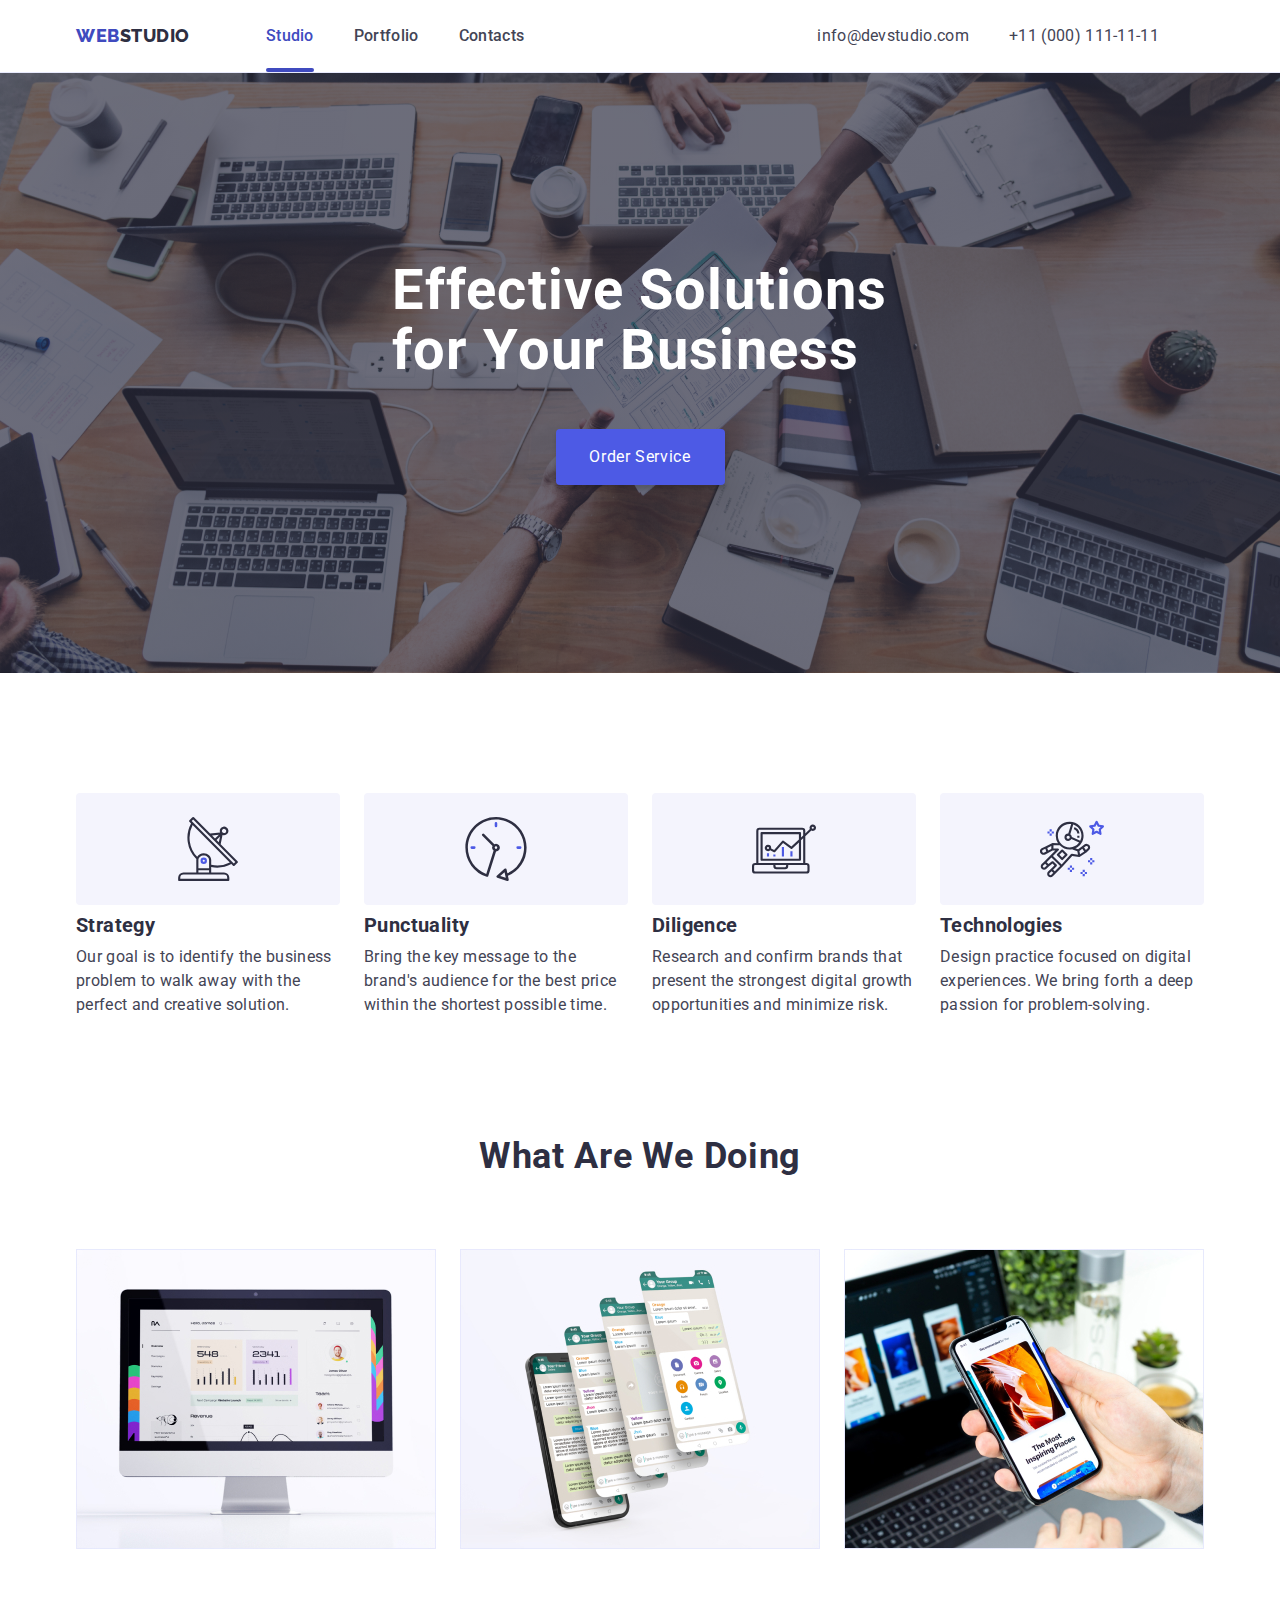
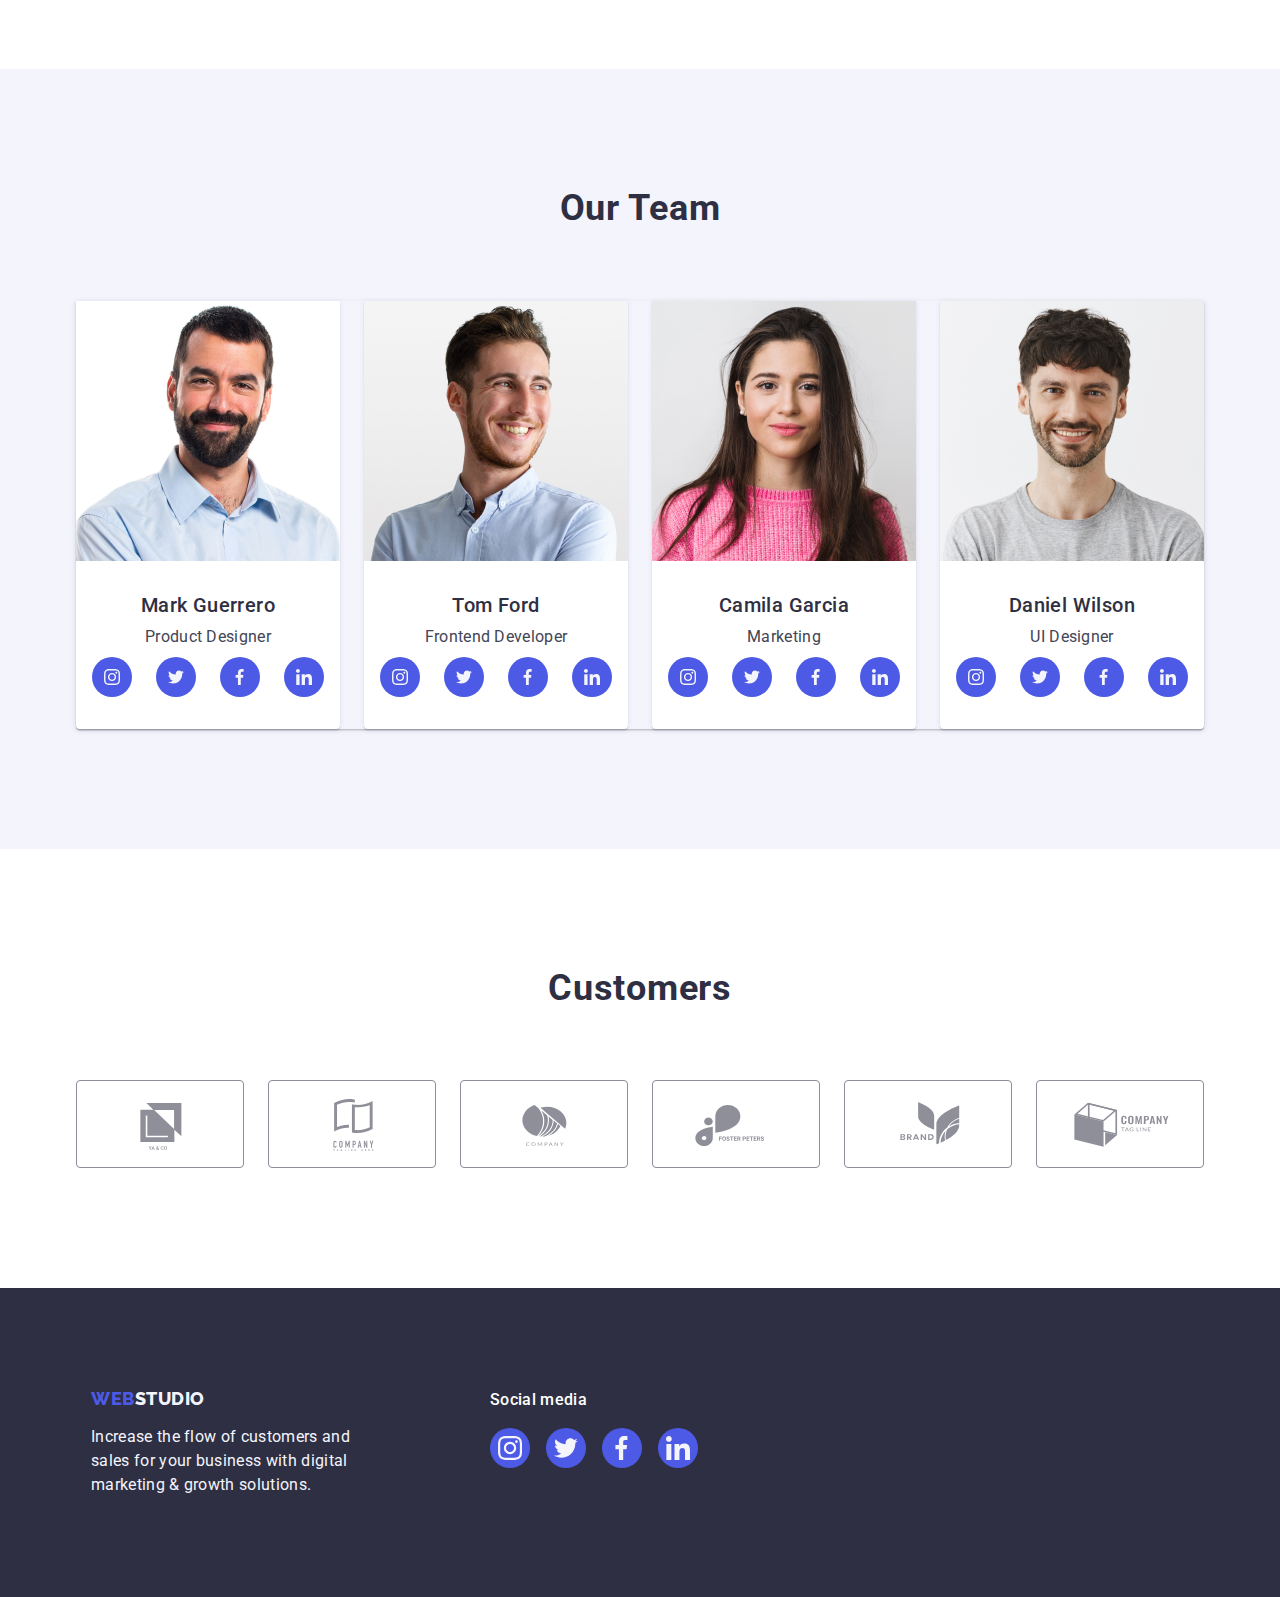
<file: index.html>
<!DOCTYPE html>
<html lang="en">
  <head>
    <meta charset="UTF-8" />
    <meta http-equiv="X-UA-Compatible" content="IE=edge" />
    <meta name="viewport" content="width=device-width, initial-scale=1.0" />
    <link rel="preconnect" href="https://fonts.googleapis.com" />
    <link rel="preconnect" href="https://fonts.gstatic.com" crossorigin />
    <link
      href="https://fonts.googleapis.com/css2?family=Raleway:wght@800&family=Roboto:wght@400;500;700&display=swap"
      rel="stylesheet"
    />
    <link
      href="https://cdn.jsdelivr.net/npm/modern-normalize@1.1.0/modern-normalize.min.css"
      rel="stylesheet"
    />
    <link rel="stylesheet" href="./css/style.css" />
    <title>Document</title>
  </head>
  <body>
    <!--Header section-->
    <header class="header">
      <div class="cont container">
        <nav class="header-nav">
          <a class="header-link link" href="./index.html">
            web
            <span class="logo-text">Studio</span></a
          >
          <ul class="header-list list">
            <li class="header-item item">
              <a href="./index.html" class="header-nav-link link active"
                >Studio</a
              >
            </li>
            <li class="header-item item">
              <a href="./portfolio.html" class="header-nav-link link"
                >Portfolio</a
              >
            </li>
            <li class="header-item item">
              <a href="" class="header-nav-link link">Contacts</a>
            </li>
          </ul>
        </nav>
        <address class="contact">
          <ul class="contact-list list">
            <li class="contact-mail">
              <a href="mailto:info@devstudio.com" class="address-link link">
                info@devstudio.com
              </a>
            </li>
            <li class="contact-tel">
              <a href="tel:+110001111111" class="address-link link"
                >+11 (000) 111-11-11</a
              >
            </li>
          </ul>
        </address>
      </div>
    </header>
    <main>
      <!-- hero section -->
      <section class="hero-section">
        <div class="hero-cont container">
          <h1 class="main-title">Effective Solutions for Your Business</h1>
          <button type="button" class="button btn" data-modal-open>
            <span class="button-text">Order Service</span>
          </button>
        </div>
      </section>
      <!-- main section -->
      <section class="desc-section">
        <div class="desc-container container">
          <h2 class="desc"><a href="#" hidden>Desc</a></h2>
          <ul class="desc-list list">
            <li class="desc-item">
              <div class="desc-icon-container">
                <svg class="desc-icon" width="64" height="64">
                  <use href="./images/icons.svg#antenna"></use>
                </svg>
              </div>
              <h3 class="desc-title">strategy</h3>
              <p class="desc-text">
                Our goal is to identify the business problem to walk away with
                the perfect and creative solution.
              </p>
            </li>
            <li class="desc-item">
              <div class="desc-icon-container">
                <svg class="desc-icon" width="64" height="64">
                  <use href="./images/icons.svg#clock"></use>
                </svg>
              </div>
              <h3 class="desc-title">punctuality</h3>
              <p class="desc-text">
                Bring the key message to the brand's audience for the best price
                within the shortest possible time.
              </p>
            </li>
            <li class="desc-item">
              <div class="desc-icon-container">
                <svg class="desc-icon" width="64" height="64">
                  <use href="./images/icons.svg#diagram"></use>
                </svg>
              </div>
              <h3 class="desc-title">Diligence</h3>
              <p class="desc-text">
                Research and confirm brands that present the strongest digital
                growth opportunities and minimize risk.
              </p>
            </li>
            <li class="desc-item">
              <div class="desc-icon-container">
                <svg class="desc-icon" width="64" height="64">
                  <use href="./images/icons.svg#astronaut"></use>
                </svg>
              </div>
              <h3 class="desc-title">Technologies</h3>
              <p class="desc-text">
                Design practice focused on digital experiences. We bring forth a
                deep passion for problem-solving.
              </p>
            </li>
          </ul>
        </div>
      </section>
      <!-- About as   -->
      <section class="about-section">
        <div class="about-cont container">
          <h2 class="about-title">what are we doing</h2>
          <ul class="about-list list">
            <li class="about-item">
              <img
                src="./images/aboutas/img1.jpg"
                alt="pc"
                width="360"
                height="300"
                class="about-img"
              />
            </li>
            <li class="about-item">
              <img
                src="./images/aboutas/img2.jpg"
                alt="app"
                width="360"
                height="300"
                class="about-img"
              />
            </li>
            <li class="about-item">
              <img
                src="./images/aboutas/img3.jpg"
                alt="phone"
                width="360"
                height="300"
                class="about-img"
              />
            </li>
          </ul>
        </div>
      </section>
      <!--Our team-->
      <section class="team-section">
        <div class="team-cont container">
          <h2 class="section-title title">Our Team</h2>
          <ul class="team-list list">
            <li class="team-item">
              <img
                src="./images/ourteam/img1.jpg"
                alt="photo Mark Guerrero"
                width="264"
                height="260"
                class="team-img"
              />
              <div class="card-content">
                <h3 class="subtitle">Mark Guerrero</h3>
                <p class="small-text">Product Designer</p>
                <ul class="team-icon-list list">
                  <li class="team-icon-item item">
                    <a href="" class="team-icon-link">
                      <svg class="team-icon-svg" width="16" height="16">
                        <use href="./images/icons.svg#instagram"></use>
                      </svg>
                    </a>
                  </li>
                  <li class="team-icon-item item">
                    <a href="" class="team-icon-link">
                      <svg class="team-icon-svg" width="16" height="16">
                        <use href="./images/icons.svg#twitter"></use>
                      </svg>
                    </a>
                  </li>
                  <li class="team-icon-item item">
                    <a href="" class="team-icon-link">
                      <svg class="team-icon-svg" width="16" height="16">
                        <use href="./images/icons.svg#facebook"></use>
                      </svg>
                    </a>
                  </li>
                  <li class="team-icon-item item">
                    <a href="" class="team-icon-link">
                      <svg class="team-icon-svg" width="16" height="16">
                        <use href="./images/icons.svg#linkedin"></use>
                      </svg>
                    </a>
                  </li>
                </ul>
              </div>
            </li>
            <li class="team-item">
              <img
                src="./images/ourteam/img2.jpg"
                alt="photo Tom Ford"
                width="264"
                height="260"
                class="team-img"
              />
              <div class="card-content">
                <h3 class="subtitle">Tom Ford</h3>
                <p class="small-text">Frontend Developer</p>
                <ul class="team-icon-list list">
                  <li class="team-icon-item item">
                    <a href="" class="team-icon-link">
                      <svg class="team-icon-svg" width="16" height="16">
                        <use href="./images/icons.svg#instagram"></use>
                      </svg>
                    </a>
                  </li>
                  <li class="team-icon-item item">
                    <a href="" class="team-icon-link">
                      <svg class="team-icon-svg" width="16" height="16">
                        <use href="./images/icons.svg#twitter"></use>
                      </svg>
                    </a>
                  </li>
                  <li class="team-icon-item item">
                    <a href="" class="team-icon-link">
                      <svg class="team-icon-svg" width="16" height="16">
                        <use href="./images/icons.svg#facebook"></use>
                      </svg>
                    </a>
                  </li>
                  <li class="team-icon-item item">
                    <a href="" class="team-icon-link">
                      <svg class="team-icon-svg" width="16" height="16">
                        <use href="./images/icons.svg#linkedin"></use>
                      </svg>
                    </a>
                  </li>
                </ul>
              </div>
            </li>
            <li class="team-item">
              <img
                src="./images/ourteam/img3.jpg"
                alt="photo Camila Garcia"
                width="264"
                height="260"
                class="team-img"
              />
              <div class="card-content">
                <h3 class="subtitle">Camila Garcia</h3>
                <p class="small-text">Marketing</p>
                <ul class="team-icon-list list">
                  <li class="team-icon-item item">
                    <a href="" class="team-icon-link">
                      <svg class="team-icon-svg" width="16" height="16">
                        <use href="./images/icons.svg#instagram"></use>
                      </svg>
                    </a>
                  </li>
                  <li class="team-icon-item item">
                    <a href="" class="team-icon-link">
                      <svg class="team-icon-svg" width="16" height="16">
                        <use href="./images/icons.svg#twitter"></use>
                      </svg>
                    </a>
                  </li>
                  <li class="team-icon-item item">
                    <a href="" class="team-icon-link">
                      <svg class="team-icon-svg" width="16" height="16">
                        <use href="./images/icons.svg#facebook"></use>
                      </svg>
                    </a>
                  </li>
                  <li class="team-icon-item item">
                    <a href="" class="team-icon-link">
                      <svg class="team-icon-svg" width="16" height="16">
                        <use href="./images/icons.svg#linkedin"></use>
                      </svg>
                    </a>
                  </li>
                </ul>
              </div>
            </li>
            <li class="team-item">
              <img
                src="./images/ourteam/img4.jpg"
                alt="photo Daniel Wilson"
                width="264"
                height="260"
                class="team-img"
              />
              <div class="card-content">
                <h3 class="subtitle">Daniel Wilson</h3>
                <p class="small-text">UI Designer</p>
                <ul class="team-icon-list list">
                  <li class="team-icon-item item">
                    <a href="" class="team-icon-link">
                      <svg class="team-icon-svg" width="16" height="16">
                        <use href="./images/icons.svg#instagram"></use>
                      </svg>
                    </a>
                  </li>
                  <li class="team-icon-item item">
                    <a href="" class="team-icon-link">
                      <svg class="team-icon-svg" width="16" height="16">
                        <use href="./images/icons.svg#twitter"></use>
                      </svg>
                    </a>
                  </li>
                  <li class="team-icon-item item">
                    <a href="" class="team-icon-link">
                      <svg class="team-icon-svg" width="16" height="16">
                        <use href="./images/icons.svg#facebook"></use>
                      </svg>
                    </a>
                  </li>
                  <li class="team-icon-item item">
                    <a href="" class="team-icon-link">
                      <svg class="team-icon-svg" width="16" height="16">
                        <use href="./images/icons.svg#linkedin"></use>
                      </svg>
                    </a>
                  </li>
                </ul>
              </div>
            </li>
          </ul>
        </div>
      </section>
      <section class="customers-section">
        <div class="customers-container container">
          <h2 class="customers-title">Customers</h2>
          <ul class="customers-list list">
            <li class="customers-item">
              <a href="" class="customers-item-link">
                <svg class="customers-svg" width="104" height="56">
                  <use href="./images/icons.svg#client-1"></use>
                </svg>
              </a>
            </li>
            <li class="customers-item">
              <a href="" class="customers-item-link">
                <svg class="customers-svg" width="104" height="56">
                  <use href="./images/icons.svg#client-2"></use>
                </svg>
              </a>
            </li>
            <li class="customers-item">
              <a href="" class="customers-item-link">
                <svg class="customers-svg" width="104" height="56">
                  <use href="./images/icons.svg#client-3"></use>
                </svg>
              </a>
            </li>
            <li class="customers-item">
              <a href="" class="customers-item-link">
                <svg class="customers-svg" width="104" height="56">
                  <use href="./images/icons.svg#client-4"></use>
                </svg>
              </a>
            </li>
            <li class="customers-item">
              <a href="" class="customers-item-link">
                <svg class="customers-svg" width="104" height="56">
                  <use href="./images/icons.svg#client-5"></use>
                </svg>
              </a>
            </li>
            <li class="customers-item">
              <a href="" class="customers-item-link">
                <svg class="customers-svg" width="104" height="56">
                  <use href="./images/icons.svg#client-6"></use>
                </svg>
              </a>
            </li>
          </ul>
        </div>
      </section>
    </main>
    <!--Footer-->
    <footer class="footer">
      <div class="footer-containers container">
        <div class="footer-container">
          <a href="./index.html" class="footer-link link">
            web
            <span class="footer-logo-text">Studio</span>
          </a>
          <p class="footer-text">
            Increase the flow of customers and sales for your business with
            digital marketing & growth solutions.
          </p>
        </div>
        <div class="social-media-container">
          <p class="social-text">Social media</p>
          <ul class="social-list list">
            <li class="social-item">
              <a href="" class="social-link">
                <svg class="social-svg" width="24" height="24">
                  <use href="./images/icons.svg#instagram"></use>
                </svg>
              </a>
            </li>
            <li class="social-item">
              <a href="" class="social-link">
                <svg class="social-svg" width="24" height="24">
                  <use href="./images/icons.svg#twitter"></use>
                </svg>
              </a>
            </li>
            <li class="social-item">
              <a href="" class="social-link">
                <svg class="social-svg" width="24" height="24">
                  <use href="./images/icons.svg#facebook"></use>
                </svg>
              </a>
            </li>
            <li class="social-item">
              <a href="" class="social-link">
                <svg class="social-svg" width="24" height="24">
                  <use href="./images/icons.svg#linkedin"></use>
                </svg>
              </a>
            </li>
          </ul>
        </div>
      </div>
    </footer>
    <!--Modal window-->
    <div class="backdrop is-hidden" data-modal>
      <div class="modal">
        <button class="modal-close-btn" type="button" data-modal-close>
          <svg class="modal-close-icon" width="8" height="8">
            <use href="./images/icons.svg#icon-close"></use>
          </svg>
        </button>
      </div>
    </div>
    <script src="./js/modal.js"></script>
  </body>
</html>
</file>
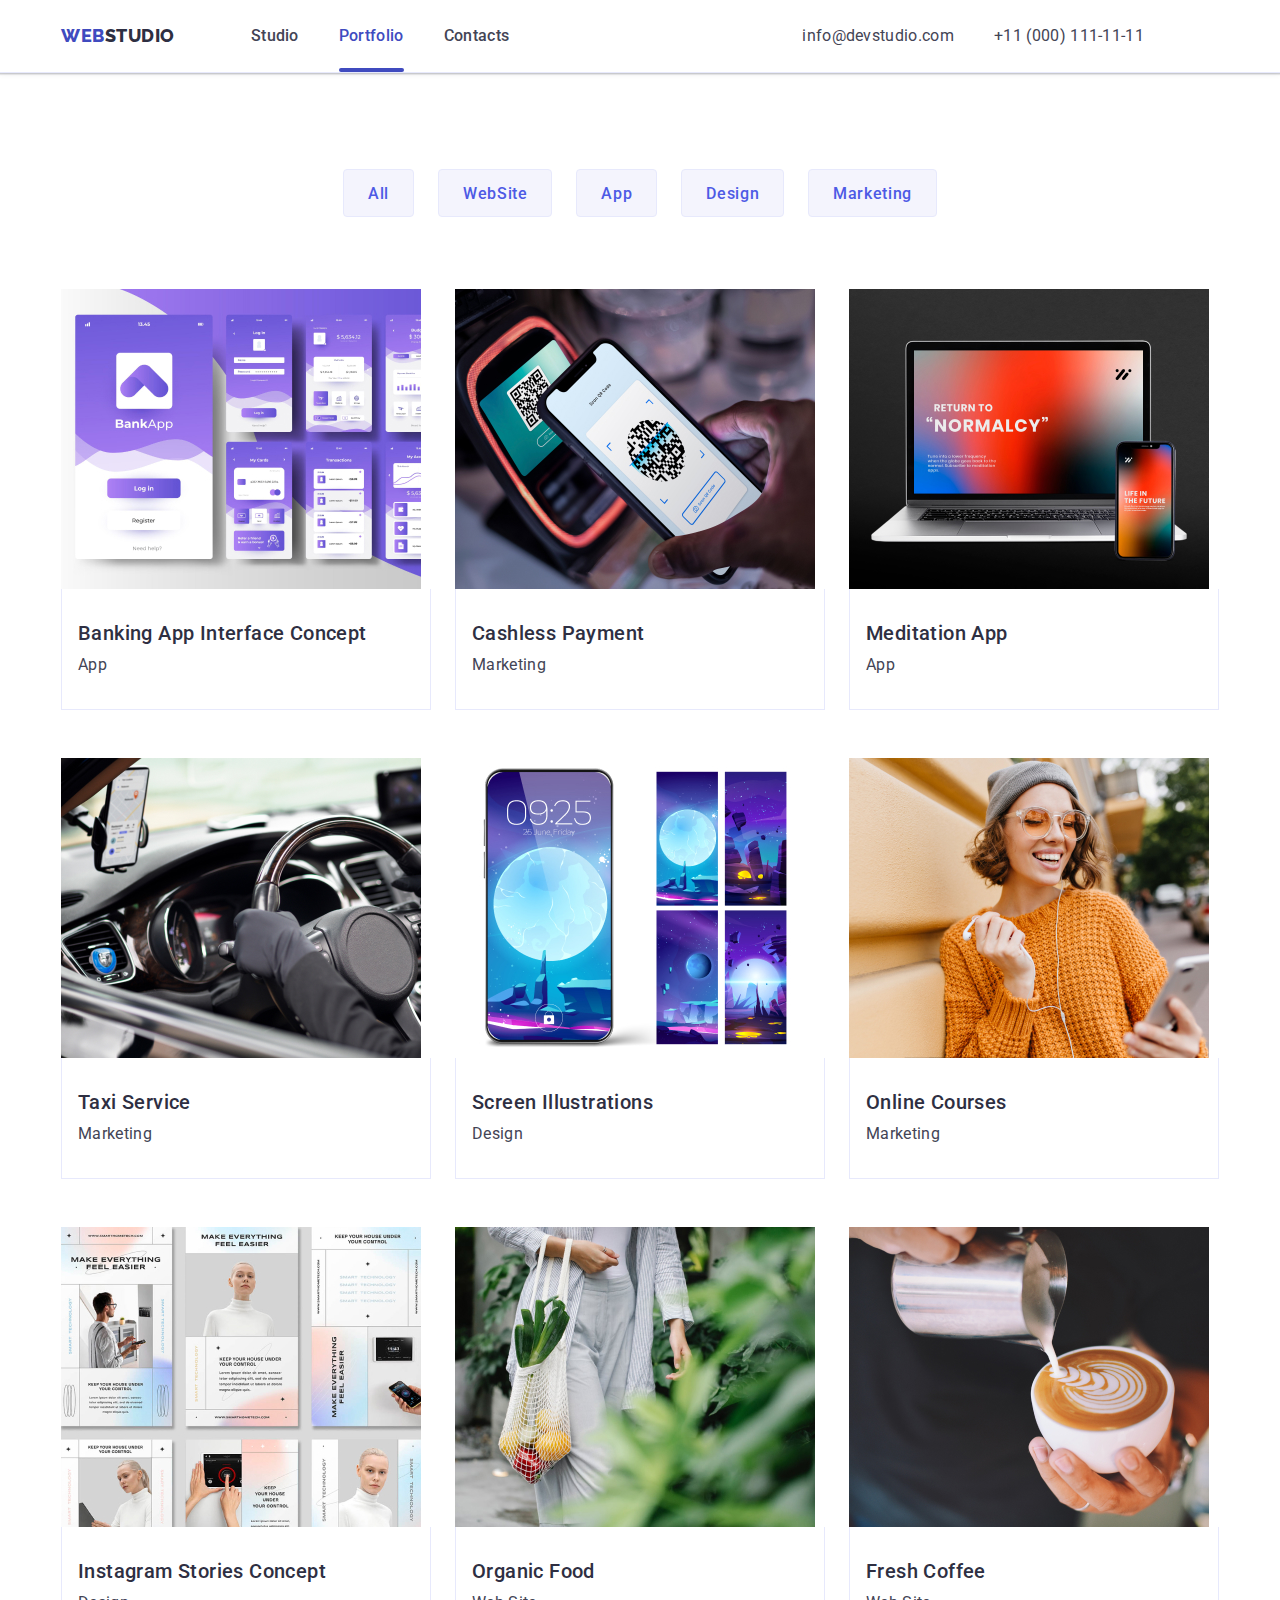
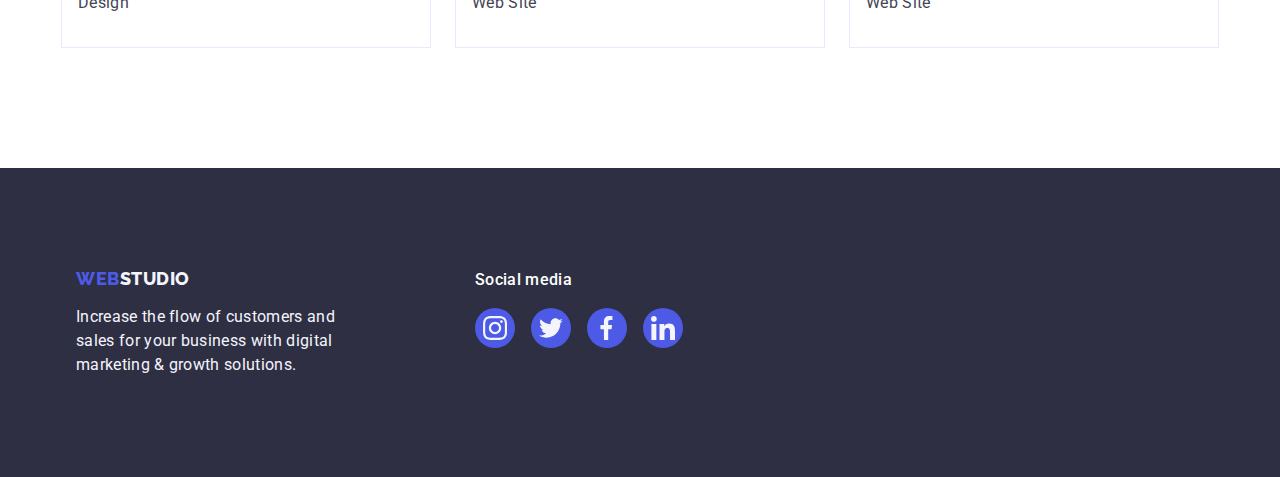
<file: portfolio.html>
<!DOCTYPE html>
<html lang="en">
  <head>
    <meta charset="UTF-8" />
    <meta http-equiv="X-UA-Compatible" content="IE=edge" />
    <meta name="viewport" content="width=device-width, initial-scale=1.0" />
    <link rel="preconnect" href="https://fonts.googleapis.com" />
    <link rel="preconnect" href="https://fonts.gstatic.com" crossorigin />
    <link
      href="https://fonts.googleapis.com/css2?family=Raleway:wght@800&family=Roboto:wght@400;500;700&display=swap"
      rel="stylesheet"
    />
    <link
      rel="stylesheet"
      href="https://cdnjs.cloudflare.com/ajax/libs/modern-normalize/1.1.0/modern-normalize.min.css"
      integrity="sha512-wpPYUAdjBVSE4KJnH1VR1HeZfpl1ub8YT/NKx4PuQ5NmX2tKuGu6U/JRp5y+Y8XG2tV+wKQpNHVUX03MfMFn9Q=="
      crossorigin="anonymous"
      referrerpolicy="no-referrer"
    />
    <link rel="stylesheet" href="./css/style.css" />
    <title>Document</title>
  </head>
  <body>
    <!--Header section-->
    <header class="header">
      <div class="cont container">
        <nav class="header-nav">
          <a class="header-link link" href="./index.html">
            web
            <span class="logo-text">Studio</span></a
          >
          <ul class="header-list list">
            <li class="header-item item">
              <a href="./index.html" class="header-nav-link link">Studio</a>
            </li>
            <li class="header-item item">
              <a href="./portfolio.html" class="header-nav-link link active"
                >Portfolio</a
              >
            </li>
            <li class="header-item item">
              <a href="" class="header-nav-link link">Contacts</a>
            </li>
          </ul>
        </nav>
        <address class="contact">
          <ul class="contact-list list">
            <li class="contact-mail">
              <a href="mailto:info@devstudio.com" class="address-link link">
                info@devstudio.com
              </a>
            </li>
            <li class="contact-tel">
              <a href="tel:+110001111111" class="address-link link"
                >+11 (000) 111-11-11</a
              >
            </li>
          </ul>
        </address>
      </div>
    </header>
    <main>
      <!--Nav button-->
      <section class="nav-section">
        <div class="nav-cont container">
          <h1>
            <a href="#" hidden>Portfolio</a>
          </h1>
          <ul class="nav-btn-list list">
            <li class="filter-btn">
              <button type="button" class="main-btn btn">All</button>
            </li>
            <li><button type="button" class="main-btn btn">WebSite</button></li>
            <li><button type="button" class="main-btn btn">App</button></li>
            <li><button type="button" class="main-btn btn">Design</button></li>
            <li>
              <button type="button" class="main-btn btn">Marketing</button>
            </li>
          </ul>
          <!--Portfolio-->
          <ul class="portfolio-list list">
            <li class="portfolio-item">
              <a href="" class="portfolio-link link">
                <div class="portfolio-thumb">
                  <img
                    src="./images/portfolio/img1.jpg"
                    alt="bank app"
                    width="360"
                    height="300"
                  />
                  <p class="overlay-text">
                    14 Stylish and User-Friendly App Design Concepts · Task
                    Manager App · Calorie Tracker App · Exotic Fruit Ecommerce
                    App · Cloud Storage App
                  </p>
                </div>
                <div class="portfolio-card">
                  <h2 class="row-title">Banking App Interface Concept</h2>
                  <p class="row-text">App</p>
                </div>
              </a>
            </li>
            <li class="portfolio-item">
              <a href="" class="portfolio-link link">
                <div class="portfolio-thumb">
                  <img
                    src="./images/portfolio/img2.jpg"
                    alt="payment by terminal"
                    width="360"
                    height="300"
                    class="portfolio-img"
                  />
                  <p class="overlay-text">
                    14 Stylish and User-Friendly App Design Concepts · Task
                    Manager App · Calorie Tracker App · Exotic Fruit Ecommerce
                    App · Cloud Storage App
                  </p>
                </div>
                <div class="portfolio-card">
                  <h2 class="row-title">Cashless Payment</h2>
                  <p class="row-text">Marketing</p>
                </div>
              </a>
            </li>
            <li class="portfolio-item">
              <a href="" class="portfolio-link link">
                <div class="portfolio-thumb">
                  <img
                    src="./images/portfolio/img3.jpg"
                    alt="meditation app"
                    width="360"
                    height="300"
                    class="portfolio-img"
                  />
                  <p class="overlay-text">
                    14 Stylish and User-Friendly App Design Concepts · Task
                    Manager App · Calorie Tracker App · Exotic Fruit Ecommerce
                    App · Cloud Storage App
                  </p>
                </div>
                <div class="portfolio-card">
                  <h2 class="row-title">Meditation App</h2>
                  <p class="row-text">App</p>
                </div>
              </a>
            </li>
            <li class="portfolio-item">
              <a href="" class="portfolio-link link">
                <div class="portfolio-thumb">
                  <img
                    src="./images/portfolio/img4.jpg"
                    alt="taxi app"
                    width="360"
                    height="300"
                    class="portfolio-img"
                  />
                  <p class="overlay-text">
                    14 Stylish and User-Friendly App Design Concepts · Task
                    Manager App · Calorie Tracker App · Exotic Fruit Ecommerce
                    App · Cloud Storage App
                  </p>
                </div>
                <div class="portfolio-card">
                  <h2 class="row-title">Taxi Service</h2>
                  <p class="row-text">Marketing</p>
                </div>
              </a>
            </li>
            <li class="portfolio-item">
              <a href="" class="portfolio-link link">
                <div class="portfolio-thumb">
                  <img
                    src="./images/portfolio/img5.jpg"
                    alt="phone screen"
                    width="360"
                    height="300"
                    class="portfolio-img"
                  />
                  <p class="overlay-text">
                    14 Stylish and User-Friendly App Design Concepts · Task
                    Manager App · Calorie Tracker App · Exotic Fruit Ecommerce
                    App · Cloud Storage App
                  </p>
                </div>
                <div class="portfolio-card">
                  <h2 class="row-title">Screen Illustrations</h2>
                  <p class="row-text">Design</p>
                </div>
              </a>
            </li>
            <li class="portfolio-item">
              <a href="" class="portfolio-link link">
                <div class="portfolio-thumb">
                  <img
                    src="./images/portfolio/img6.jpg"
                    alt="girl in headphones"
                    width="360"
                    height="300"
                    class="portfolio-img"
                  />
                  <p class="overlay-text">
                    14 Stylish and User-Friendly App Design Concepts · Task
                    Manager App · Calorie Tracker App · Exotic Fruit Ecommerce
                    App · Cloud Storage App
                  </p>
                </div>
                <div class="portfolio-card">
                  <h2 class="row-title">Online Courses</h2>
                  <p class="row-text">Marketing</p>
                </div>
              </a>
            </li>
            <li class="portfolio-item">
              <a href="" class="portfolio-link link">
                <div class="portfolio-thumb">
                  <img
                    src="./images/portfolio/img7.jpg"
                    alt=" screenshot"
                    width="360"
                    height="300"
                    class="portfolio-img"
                  />
                  <p class="overlay-text">
                    14 Stylish and User-Friendly App Design Concepts · Task
                    Manager App · Calorie Tracker App · Exotic Fruit Ecommerce
                    App · Cloud Storage App
                  </p>
                </div>
                <div class="portfolio-card">
                  <h2 class="row-title">Instagram Stories Concept</h2>
                  <p class="row-text">Design</p>
                </div>
              </a>
            </li>
            <li class="portfolio-item">
              <a href="" class="portfolio-link link">
                <div class="portfolio-thumb">
                  <img
                    src="./images/portfolio/img8.jpg"
                    alt="vegetables"
                    width="360"
                    height="300"
                    class="portfolio-img"
                  />
                  <p class="overlay-text">
                    14 Stylish and User-Friendly App Design Concepts · Task
                    Manager App · Calorie Tracker App · Exotic Fruit Ecommerce
                    App · Cloud Storage App
                  </p>
                </div>
                <div class="portfolio-card">
                  <h2 class="row-title">Organic Food</h2>
                  <p class="row-text">Web Site</p>
                </div>
              </a>
            </li>
            <li class="portfolio-item">
              <a href="" class="portfolio-link link">
                <div class="portfolio-thumb">
                  <img
                    src="./images/portfolio/img9.jpg"
                    alt="cup of coffee"
                    width="360"
                    height="300"
                    class="portfolio-img"
                  />
                  <p class="overlay-text">
                    14 Stylish and User-Friendly App Design Concepts · Task
                    Manager App · Calorie Tracker App · Exotic Fruit Ecommerce
                    App · Cloud Storage App
                  </p>
                </div>
                <div class="portfolio-card">
                  <h2 class="row-title">Fresh Coffee</h2>
                  <p class="row-text">Web Site</p>
                </div>
              </a>
            </li>
          </ul>
        </div>
      </section>
    </main>
    <!--Footer-->
    <footer class="footer">
      <div class="footer-containers container">
        <div class="footer-container">
          <a href="./index.html" class="footer-link link">
            web
            <span class="footer-logo-text">Studio</span>
          </a>
          <p class="footer-text">
            Increase the flow of customers and sales for your business with
            digital marketing & growth solutions.
          </p>
        </div>
        <div class="social-media-container">
          <p class="social-text">Social media</p>
          <ul class="social-list list">
            <li class="social-item">
              <a href="" class="social-link">
                <svg class="social-svg" width="24" height="24">
                  <use href="./images/icons.svg#instagram"></use>
                </svg>
              </a>
            </li>
            <li class="social-item">
              <a href="" class="social-link">
                <svg class="social-svg" width="24" height="24">
                  <use href="./images/icons.svg#twitter"></use>
                </svg>
              </a>
            </li>
            <li class="social-item">
              <a href="" class="social-link">
                <svg class="social-svg" width="24" height="24">
                  <use href="./images/icons.svg#facebook"></use>
                </svg>
              </a>
            </li>
            <li class="social-item">
              <a href="" class="social-link">
                <svg class="social-svg" width="24" height="24">
                  <use href="./images/icons.svg#linkedin"></use>
                </svg>
              </a>
            </li>
          </ul>
        </div>
      </div>
    </footer>
  </body>
</html>
</file>
<file: css/style.css>
:root {
  /* Fonts */
  --main-font: "Roboto", sans-serif;
  --logo-font: "Raleway", sans-serif;
  /* Colors */
  --color-iris: #4d5ae5;
  --color-ocean: #404bbf;
  --color-navy-blue: #2e2f42;
  --color-green: #31d0aa;
  --color-slate: #434455;
  --color-light-slate: #8e8f99;
  --color-cornflower: #e7e9fc;
  --color-cloud: #f4f4fd;
  --color-navy-blue-modal: #2e2f42;
  --color-grey: #2e2f42;
  --color-white: #ffffff;
  --color-dairy: #fcfcfc;
  --header-idx: 10;
  --modal-idx: 100;
  --animation: 250ms;
}
* {
  margin: 0px;
  padding: 0px;
  border: none;
}
body {
  font-family: var(--main-font);
  font-size: 16px;
  font-weight: 400;
  font-style: normal;
  line-height: 1.5;
  letter-spacing: 0.02em;
  text-decoration: none;
  text-transform: none;
  color: var(--color-slate);
  background-color: var(--color-white);
}
img {
  display: block;
}
.hidden {
  width: 1px;
  height: 1px;
  margin: -1px;
  border: 0;
  padding: 0;
  white-space: nowrap;
  clip-path: inset(100%);
  clip: rect(0 0 0 0);
  overflow: hidden;
}
.link {
  text-decoration: none;
  transition: color 250ms cubic-bezier(0.4, 0, 0.2, 1);
}
.address-link {
  text-decoration: none;
  color: var(--color-slate);
}
.link:hover,
.link:focus {
  color: var(--color-ocean);
  transition: 250ms;
}
.list {
  list-style-type: none;
}
/**
  |============================
  | Header
  |============================
*/
.cont {
  display: flex;
}
.container {
  width: 1158px;
  margin: 0 auto;
  padding: 0 15px;
}
.header {
  border-bottom: 1px solid #e7e9fc;
  box-shadow: 0px 2px 1px rgba(46, 47, 66, 0.08),
    0px 1px 1px rgba(46, 47, 66, 0.16), 0px 1px 6px rgba(46, 47, 66, 0.08);
  z-index: var(--header-idx);
}
.header-nav {
  display: inline-flex;
  align-items: center;
}
.header-link {
  font-family: var(--logo-font);
  font-weight: 800;
  font-size: 18px;
  line-height: 1.17;
  align-items: center;
  letter-spacing: 0.03em;
  text-transform: uppercase;
  color: var(--color-ocean);
  margin-right: 76px;
  display: flex;
}
.logo-text {
  font-family: var(--logo-font);
  font-weight: 800;
  font-size: 18px;
  line-height: 1.17;
  text-transform: uppercase;
  color: var(--color-navy-blue);
}
.header-list {
  display: flex;
  gap: 40px;
  letter-spacing: 0.02em;
}
.header-item {
  font-weight: 500;
  font-size: 16px;
  line-height: 1.5;
  letter-spacing: 0.02em;
  transition: color 250ms cubic-bezier(0.4, 0, 0.2, 1);
}
.header-nav-link {
  color: var(--color-slate);
  position: relative;
}

.header-nav-link::after {
  content: "";
  position: absolute;
  display: block;
  width: 100%;
  height: 4px;
  border-radius: 2px;
  bottom: -27px;
}
.header-nav-link.active::after {
  background-color: var(--color-ocean);
  
}
.active{
  color: var(--color-ocean);
}
.contact {
  font-style: normal;
  margin-left: 293px;
}
.contact-list {
  display: flex; 
  font-family: var(--main-font);
  letter-spacing: 0.02em;
  gap: 40px;
  padding: 24px 0;
}
.contact-list:hover,
.contact-list:focus {
  color: var(--color-ocean);
  transition: color 250ms cubic-bezier(0.4, 0, 0.2, 1);
}
.contact-mail {
  font-weight: 400;
  font-size: 16px;
  line-height: 1.5;
  letter-spacing: 0.02em;
}
.contact-tel {
  font-size: 16px;
  line-height: 1.5;
  letter-spacing: 0.02em;
}
/**
  |============================
  | Hero Section
  |============================
*/

.hero-section {
  padding: 188px 0;
  background-color: var(--color-navy-blue);
  color: var(--color-white);
  background-image: linear-gradient(
      rgba(46, 47, 66, 0.7),
      rgba(46, 47, 66, 0.7)
    ),
    url(../images/hero/hero.jpg);
  background-repeat: no-repeat;
  background-position: center;
  max-width: 1440px;
  background-size: cover;
  margin-left: auto;
  margin-right: auto;
}
.hero-cont {
}
.main-title {
  font-size: 56px;
  font-weight: 700;
  line-height: 1.07;
  letter-spacing: 0.02em;
  max-width: 496px;
  margin-left: auto;
  margin-right: auto;
  margin-bottom: 48px;
}
.button {
  font-family: "Roboto", sans-serif;
  font-size: 16px;
  line-height: 1.5;
  letter-spacing: 0.04em;
  gap: 15px;
  color: var(--color-white);
  background-color: var(--color-iris);
  box-shadow: 0px 4px 4px rgba(0, 0, 0, 0.15);
  border: none;
  border-radius: 4px;
  cursor: pointer;
  min-width: 169px;
  height: 56px;
  display: block;
  margin-left: auto;
  margin-right: auto;
  transition: background-color 250ms cubic-bezier(0.4, 0, 0.2, 1);
}
.button-text {
  text-transform: capitalize;
}
.btn:hover,
.btn:focus {
  background-color: var(--color-ocean);
  color: var(--color-white);
}
/**
  |============================
  | Description
  |============================
*/
.desc-section {
  min-width: 1128px;
  min-height: 104px;
  letter-spacing: 0.02em;
  padding: 120px 0;
}
.desc-icon-container {
  width: 264px;
  height: 112px;
  background-color: var(--color-cloud);
  margin-bottom: 8px;
  display: flex;
  align-items: center;
  justify-content: center;
  border-radius: 4px;
}
.desc-icon {
}
.desc-container {
}
.desc-list {
  display: flex;
  letter-spacing: 0.02em;
  gap: 24px;
}
.desc-item {
  width: calc((100% - 72px) / 4);
}
.desc-title {
  width: 264px;
  height: 24px;
  font-size: 20px;
  line-height: 1.2;
  letter-spacing: 0.02em;
  color: var(--color-navy-blue);
  flex: none;
  order: 0;
  flex-grow: 0;
  text-transform: capitalize;
  margin-bottom: 8px;
}
.desc-text {
  width: 264px;
  height: 72px;
  font-size: 16px;
  line-height: 1.5;
  letter-spacing: 0.02em;
  color: var(--color-slate);
}
/**
  |============================
  | About Section
  |============================
*/
.about-section {
  padding-bottom: 120px;
}
.about-cont {
}
.about-title {
  font-weight: 700;
  font-size: 36px;
  line-height: 1.11;
  text-align: center;
  letter-spacing: 0.02em;
  text-transform: capitalize;
  color: var(--color-navy-blue);
  margin-bottom: 72px;
}
.about-list {
  display: flex;
  gap: 24px;
}
.about-item {
  width: calc((100% - 48px) / 3);
  padding: 0px;
}
.about-img {
}
/**
  |============================
  | Team Section
  |============================
*/
.team-section {
  padding: 120px 0;
  background-color: var(--color-cloud);
}
.team-cont {
}
.section-title {
  font-size: 36px;
  line-height: 1.11;
  text-align: center;
  letter-spacing: 0.02em;
  text-transform: capitalize;
  color: var(--color-navy-blue);
  margin-bottom: 72px;
}
.team-list {
  display: flex;
  gap: 24px;
  box-shadow: 0px 1px 6px rgba(46, 47, 66, 0.08),
    0px 1px 1px rgba(46, 47, 66, 0.16), 0px 2px 1px rgba(46, 47, 66, 0.08);
  border-radius: 0px 0px 4px 4px;
}
.team-item {
  background: var(--color-white);
  box-shadow: 0px 1px 6px rgba(46, 47, 66, 0.08),
    0px 1px 1px rgba(46, 47, 66, 0.16), 0px 2px 1px rgba(46, 47, 66, 0.08);
  border-radius: 0px 0px 4px 4px;
  width: calc((100% - 72px) / 4);
}
.team-img {
  margin-left: auto;
  margin-right: auto;
}
.card-content {
  padding: 32px 0px;
  text-align: center;
  letter-spacing: 0.02em;
}
.subtitle {
  font-weight: 500;
  font-size: 20px;
  line-height: 1.2;
  text-align: center;
  letter-spacing: 0.02em;
  color: var(--color-navy-blue);
  margin-bottom: 8px;
}
.small-text {
  font-size: 16px;
  line-height: 1.5;
  text-align: center;
  letter-spacing: 0.02em;
  color: var(--color-slate);
  margin-bottom: 8px;
}
.team-icon-list {
  display: flex;
  justify-content: center;
  gap: 24px;
}
.team-icon-item {
  width: 40px;
  height: 40px;
}
.team-icon-link {
  width: 100%;
  height: 100%;
  background-color: var(--color-iris);
  border-radius: 50%;
  display: flex;
  align-items: center;
  justify-content: center;
  transition-property: background-color;
  transition-duration: 250ms;
  transition-timing-function: cubic-bezier(0.4, 0, 0.2, 1);
}
.team-icon-link:hover,
.team-icon-link:focus {
  background-color: var(--color-ocean);
}
.team-icon-svg {
  fill: var(--color-cloud);
}
/**
  |============================
  |         Customers
  |============================
*/
.customers-section {
  padding: 120px 0;
}
.customers-container {
}
.customers-title {
  font-size: 36px;
  line-height: 1.1;
  text-align: center;
  letter-spacing: 0.02em;
  text-transform: capitalize;
  color: var(--color-navy-blue);
  margin-bottom: 72px;
}
.customers-list {
  display: flex;
  gap: 24px;
  align-items: center;
  justify-content: center;
}
.customers-item {
  width: calc((100% - 120px) / 6);
  height: 88px;
}
.customers-item-link {
  width: 100%;
  height: 100%;
  border: 1px solid var(--color-light-slate);
  border-radius: 4px;
  display: flex;
  align-items: center;
  justify-content: center;
  fill: var(--color-light-slate);
  color: var(--color-light-slate);
  transition: border-color 250ms cubic-bezier(0.4, 0, 0.2, 1),
    color 250ms cubic-bezier(0.4, 0, 0.2, 1);
}
.customers-item-link:hover,
.customers-item-link:focus {
  fill: var(--color-ocean);
  border: 1px solid var(--color-ocean);
  color: var(--color-ocean);
}
/**
  |============================
  | Footer
  |============================
*/
.footer {
  padding: 100px 0;
  background-color: var(--color-navy-blue);
}
.footer-containers {
  display: flex;
  align-items: baseline;
}
.footer-container {
  margin-right: 120px;
  padding: 0 15px;
}
.footer-link {
  display: inline-block;
  margin-bottom: 16px;
  font-family: var(--logo-font);
  font-weight: 800;
  font-size: 18px;
  line-height: 1.17;
  align-items: center;
  letter-spacing: 0.03em;
  text-transform: uppercase;
  color: var(--color-iris);
  margin-right: 76px;
  display: flex;
  padding: 0px;
}
.footer-logo-text {
  width: 71px;
  font-family: var(--logo-font);
  font-weight: 800;
  font-size: 18px;
  line-height: 1.17;
  letter-spacing: 0.03em;
  text-transform: uppercase;
  color: var(--color-cloud);
  order: 1;
  flex-grow: 0;
}
.footer-text {
  max-width: 264px;
  font-size: 16px;
  line-height: 1.5;
  color: var(--color-cloud);
}
.social-media-container {
}
.social-text {
  font-weight: 500;
  font-size: 16px;
  line-height: 1.5;
  letter-spacing: 0.02em;
  color: var(--color-white);
  margin-bottom: 16px;
}
.social-list {
  display: flex;
  gap: 16px;
}
.social-item {
  width: 40px;
  height: 40px;
}
.social-link {
  width: 100%;
  height: 100%;
  background-color: var(--color-iris);
  border-radius: 50%;
  display: flex;
  align-items: center;
  justify-content: center;
  transition-property: background-color;
  transition-duration: 250ms;
  transition-timing-function: cubic-bezier(0.4, 0, 0.2, 1);
}
.social-svg {
  fill: var(--color-cloud);
}
.social-link:hover,
.social-link:focus {
  background-color: var(--color-green);
}
/**
  |============================
  | Modal Window
  |============================
*/
.backdrop {
  position: fixed;
  top: 0;
  left: 0;
  width: 100%;
  height: 100%;
  background-color: rgba(46, 47, 66, 0.4);
  display: flex;
  align-items: center;
  justify-content: center;
  z-index: var(--modal-idx);
  transition: opacity 250ms cubic-bezier(0.4, 0, 0.2, 1),
    visibility 250ms cubic-bezier(0.4, 0, 0.2, 1);
}
.is-hidden {
  opacity: 0;
  pointer-events: none;
  visibility: hidden;
}
.modal {
  position: absolute;
  top: 50%;
  left: 50%;
  width: 408px;
  min-height: 576px;
  background-color: var(--color-dairy);
  border-radius: 4px;
  box-shadow: 0px 1px 1px rgba(0, 0, 0, 0.14), 0px 1px 3px rgba(0, 0, 0, 0.12),
    0px 2px 1px rgba(0, 0, 0, 0.2);
  transform: translate(-50%, -50%) scale(1);
  transition: transform 250ms cubic-bezier(0.4, 0, 0.2, 1);
}
.modal-close-btn {
  position: absolute;
  top: 24px;
  right: 24px;
  background-color: var(--color-cornflower);
  width: 24px;
  height: 24px;
  border-radius: 50%;
  border: 1px solid rgba(0, 0, 0, 0.1);
  display: flex;
  align-items: center;
  justify-content: center;
  padding: 0;
  cursor: pointer;
  transition: background-color 250ms cubic-bezier(0.4, 0, 0.2, 1),
    border 250ms cubic-bezier(0.4, 0, 0.2, 1);
  fill: var(--color-navy-blue);
}
.modal-close-btn:hover,
.modal-close-btn:focus {
  background-color: #404bbf;
  border: none;
  fill: var(--color-white);
}
.modal-close-icon {
  transition: fill 250ms cubic-bezier(0.4, 0, 0.2, 1);
}
.modal-close-icon:hover,
.modal-close-icon:focus {
  fill: var(--color-white);
  transition: fill 250ms cubic-bezier(0.4, 0, 0.2, 1);
}
/**
  |============================
  | Portfolio
  |============================
*/
.nav-section {
  padding: 96px 0 120px;
}
.nav-btn-list {
  display: flex;
  justify-content: center;
  flex-direction: row;
  align-items: flex-start;
  gap: 24px;
  margin-bottom: 72px;
}
.main-btn {
  cursor: pointer;
  height: 48px;
  padding: 12px 24px;
  font-family: var(--main-font);
  font-size: 16px;
  line-height: 1.5;
  letter-spacing: 0.04em;
  background: var(--color-cloud);
  color: var(--color-iris);
  font-weight: 500;
  padding: 12px 24px;
  border-radius: 4px;
  border: 1px solid var(--color-cornflower);
  transition: color 250ms cubic-bezier(0.4, 0, 0.2, 1),
    background-color 250ms cubic-bezier(0.4, 0, 0.2, 1),
    border-color 250ms cubic-bezier(0.4, 0, 0.2, 1),
    box-shadow 250ms cubic-bezier(0.4, 0, 0.2, 1);
}
.main-btn:hover,
.main-btn:focus {
  border: 1px solid transparent;
  box-shadow: 0px 3px 1px rgba(0, 0, 0, 0.1), 0px 2px 1px rgba(0, 0, 0, 0.08),
    0px 2px 2px rgba(0, 0, 0, 0.12);
}
.portfolio-list {
  display: flex;
  flex-wrap: wrap;
  row-gap: 48px;
  column-gap: 24px;
}
.portfolio-img {
}
.portfolio-item {
  width: calc((100% - 48px) / 3);
}
.portfolio-card {
  padding: 32px 16px;
  border: 1px solid #e7e9fc;
  border-top: none;
}
.portfolio-link {
  display: block;
  transition: box-shadow 250ms cubic-bezier(0.4, 0, 0.2, 1);
}
.portfolio-link:hover .overlay-text,
.portfolio-link:focus .overlay-text {
  transform: translateY(0%);
  box-shadow: 0px 1px 6px rgba(46, 47, 66, 0.08),
    0px 1px 1px rgba(46, 47, 66, 0.16), 0px 2px 1px rgba(46, 47, 66, 0.08);
  }
.portfolio-thumb {
  position: relative;
  overflow: hidden;
}
.overlay-text {
  color: var(--color-cloud);
  font-size: 16px;
  line-height: 1.5;
  letter-spacing: 0.02em;
  padding: 40px 32px;
  transform: translateY(100%);
  transition: transform 250ms cubic-bezier(0.4, 0, 0.2, 1);
  position: absolute;
  top: 0;
  left: 0;
  width: 100%;
  height: 100%;
  background-color: var(--color-iris);
}
.row-section {
}
.first-row-list {
}
.row-title {
  font-weight: 500;
  font-size: 20px;
  line-height: 1.2;
  letter-spacing: 0.02em;
  color: var(--color-navy-blue);
  margin-bottom: 8px;
  
}
.row-text {
  font-weight: 400;
  font-size: 16px;
  line-height: 1.5;
  letter-spacing: 0.02em;
  color: var(--color-slate);
  background-color: var(--color-white);
  margin-top: 8px;
}
</file>
